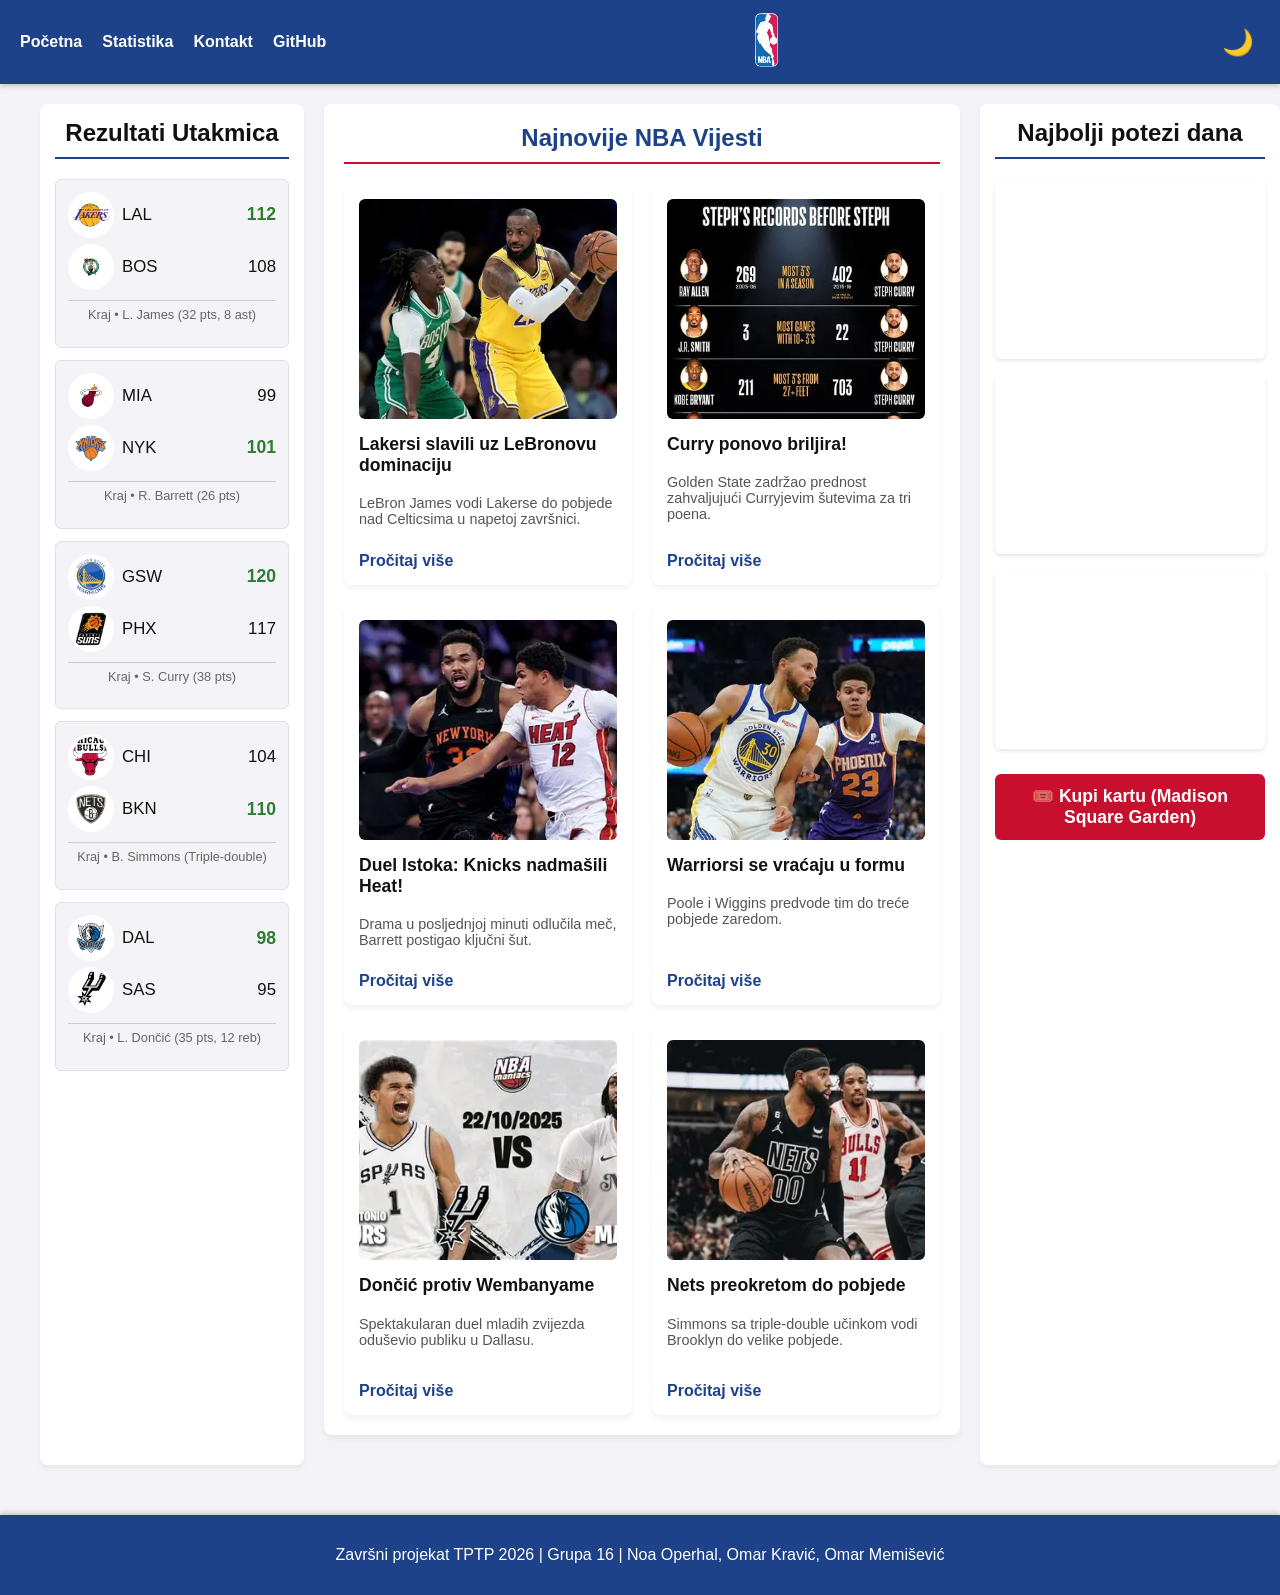
<file: index.html>
<!DOCTYPE html>
<html lang="bs">
<head>
  <meta charset="UTF-8">
  <meta name="viewport" content="width=device-width, initial-scale=1.0">
  <title>NBA Novosti i Statistike</title>
  <link rel="stylesheet" href="css/tptpstil.css">
</head>
<body>
  <header>
    <nav class="glavni-meni">
      <ul>
        <li><a href="index.html">Početna</a></li>
        <li><a href="sadrzaj.html">Statistika</a></li>
        <li><a href="kontakt.html">Kontakt</a></li>
        <li><a href="https://github.com/omarkravic/Grupa16-TPTP-2026" target="_blank">GitHub</a></li>
      </ul>
    </nav>

    <a href="https://www.nba.com" target="_blank">
      <img src="images/logo.png" alt="NBA službena stranica" class="nba-logo">
    </a>

    <button id="themeToggle" title="Promijeni temu">🌙</button>
  </header>

 <main class="grid-kontejner">
<nav class="side-left">
      <h2>Rezultati Utakmica</h2>
      <ul class="results-list">
        
        <li onclick="otvoriStatistiku('Lakers vs Celtics')" class="game-card">
          <div class="team-row"><span class="team-name"><img src="images/lalakers.png" class="team-logo" alt="Lakers"> LAL</span> <strong class="win">112</strong></div>
          <div class="team-row"><span class="team-name"><img src="images/celtics.png" class="team-logo" alt="Celtics"> BOS</span> <span>108</span></div>
          <p class="game-info">Kraj • L. James (32 pts, 8 ast)</p>
        </li>

        <li onclick="otvoriStatistiku('Heat vs Knicks')" class="game-card">
          <div class="team-row"><span class="team-name"><img src="images/miami.png" class="team-logo" alt="Heat"> MIA</span> <span>99</span></div>
          <div class="team-row"><span class="team-name"><img src="images/knicks.png" class="team-logo" alt="Knicks"> NYK</span> <strong class="win">101</strong></div>
          <p class="game-info">Kraj • R. Barrett (26 pts)</p>
        </li>

        <li onclick="otvoriStatistiku('Warriors vs Suns')" class="game-card">
          <div class="team-row"><span class="team-name"><img src="images/gsw.png" class="team-logo" alt="Warriors"> GSW</span> <strong class="win">120</strong></div>
          <div class="team-row"><span class="team-name"><img src="images/suns.png" class="team-logo" alt="Suns"> PHX</span> <span>117</span></div>
          <p class="game-info">Kraj • S. Curry (38 pts)</p>
        </li>

        <li onclick="otvoriStatistiku('Bulls vs Nets')" class="game-card">
          <div class="team-row"><span class="team-name"><img src="images/bulls.png" class="team-logo" alt="Bulls"> CHI</span> <span>104</span></div>
          <div class="team-row"><span class="team-name"><img src="images/nets.png" class="team-logo" alt="Nets"> BKN</span> <strong class="win">110</strong></div>
          <p class="game-info">Kraj • B. Simmons (Triple-double)</p>
        </li>

        <li onclick="otvoriStatistiku('Mavs vs Spurs')" class="game-card">
          <div class="team-row"><span class="team-name"><img src="images/mavs.png" class="team-logo" alt="Mavericks"> DAL</span> <strong class="win">98</strong></div>
          <div class="team-row"><span class="team-name"><img src="images/spurs.png" class="team-logo" alt="Spurs"> SAS</span> <span>95</span></div>
          <p class="game-info">Kraj • L. Dončić (35 pts, 12 reb)</p>
        </li>

      </ul>
    </nav>



  <section class="main-content">
      <h2>Najnovije NBA Vijesti</h2>
      <div class="news-grid">
        <article class="news-card">
          <img src="images/lavsboston.png" alt="LeBron James slavi pobjedu">
          <h3>Lakersi slavili uz LeBronovu dominaciju</h3>
          <p>LeBron James vodi Lakerse do pobjede nad Celticsima u napetoj završnici.</p>
          <a href="sadrzaj.html">Pročitaj više</a>
        </article>

        <article class="news-card">
          <img src="images/steph.png" alt="Stephen Curry pogađa trojku">
          <h3>Curry ponovo briljira!</h3>
          <p>Golden State zadržao prednost zahvaljujući Curryjevim šutevima za tri poena.</p>
 <a href="sadrzaj.html">Pročitaj više</a>
        </article>

        <article class="news-card">
          <img src="images/miamivsheat.png" alt="Heat i Knicks završnica">
          <h3>Duel Istoka: Knicks nadmašili Heat!</h3>
          <p>Drama u posljednjoj minuti odlučila meč, Barrett postigao ključni šut.</p>
           <a href="sadrzaj.html">Pročitaj više</a>
        </article>

        <article class="news-card">
          <img src="images/gswvssuns.png" alt="Warriors protiv Sunsa">
          <h3>Warriorsi se vraćaju u formu</h3>
          <p>Poole i Wiggins predvode tim do treće pobjede zaredom.</p>
           <a href="sadrzaj.html">Pročitaj više</a>
        </article>

        <article class="news-card">
          <img src="images/mavsvsspurs.png" alt="Mavericks protiv Spursa">
          <h3>Dončić protiv Wembanyame</h3>
          <p>Spektakularan duel mladih zvijezda oduševio publiku u Dallasu.</p>
           <a href="sadrzaj.html">Pročitaj više</a>
        </article>

        <article class="news-card">
          <img src="images/netsvsbulls.png" alt="Bulls i Nets susret">
          <h3>Nets preokretom do pobjede</h3>
          <p>Simmons sa triple-double učinkom vodi Brooklyn do velike pobjede.</p>
           <a href="sadrzaj.html">Pročitaj više</a>
        </article>
      </div>
    </section>

    <aside class="side-right">
      <h2>Najbolji potezi dana</h2>

  <div class="video-box">
  <iframe 
    src="https://www.youtube.com/embed/JbugEagDXVY" 
    title="LeBron James Performance" 
    frameborder="0" 
    allow="accelerometer; autoplay; clipboard-write; encrypted-media; gyroscope; picture-in-picture" 
    allowfullscreen>
  </iframe>
</div>
      <div class="video-box">
        <iframe src="https://www.youtube.com/embed/VnHcFbtWfJU?si=sEySgRWYWkIsLx2F" title="YouTube video player" frameborder="0" allow="accelerometer; autoplay; clipboard-write; encrypted-media; gyroscope; picture-in-picture; web-share" referrerpolicy="strict-origin-when-cross-origin" allowfullscreen></iframe>
      </div>

      <div class="video-box">
       <iframe src="https://www.youtube.com/embed/L9ePYUwN8I0?si=wJeS-AzwjAHa1roE" title="YouTube video player" frameborder="0" allow="accelerometer; autoplay; clipboard-write; encrypted-media; gyroscope; picture-in-picture; web-share" referrerpolicy="strict-origin-when-cross-origin" allowfullscreen></iframe>
      </div>

      <button id="kupiKartuBtn">🎟️ Kupi kartu (Madison Square Garden)</button>
      
      <div id="mapaBox" class="hidden">
        <iframe 
          src="https://www.google.com/maps/embed?pb=!1m18!1m12!1m3!1d3022.308611846187!2d-73.99596548459381!3d40.75050857932785!2m3!1f0!2f0!3f0!3m2!1i1024!2i768!4f13.1!3m3!1m2!1s0x89c25a21fb011c85%3A0x33513b8fd82b3b70!2sMadison%20Square%20Garden!5e0!3m2!1sen!2sus!4v1680000000000!5m2!1sen!2sus" 
          width="100%" height="200" style="border:0;" loading="lazy" referrerpolicy="no-referrer-when-downgrade">
        </iframe>
      </div>
    </aside>
    </main>


    <footer>
    <p>Završni projekat TPTP 2026 | Grupa 16 |  Noa Operhal, Omar Kravić, Omar Memišević</p>
  </footer>

 <script src="js/tptpskripte.js"></script>
</body>
</html>
</file>
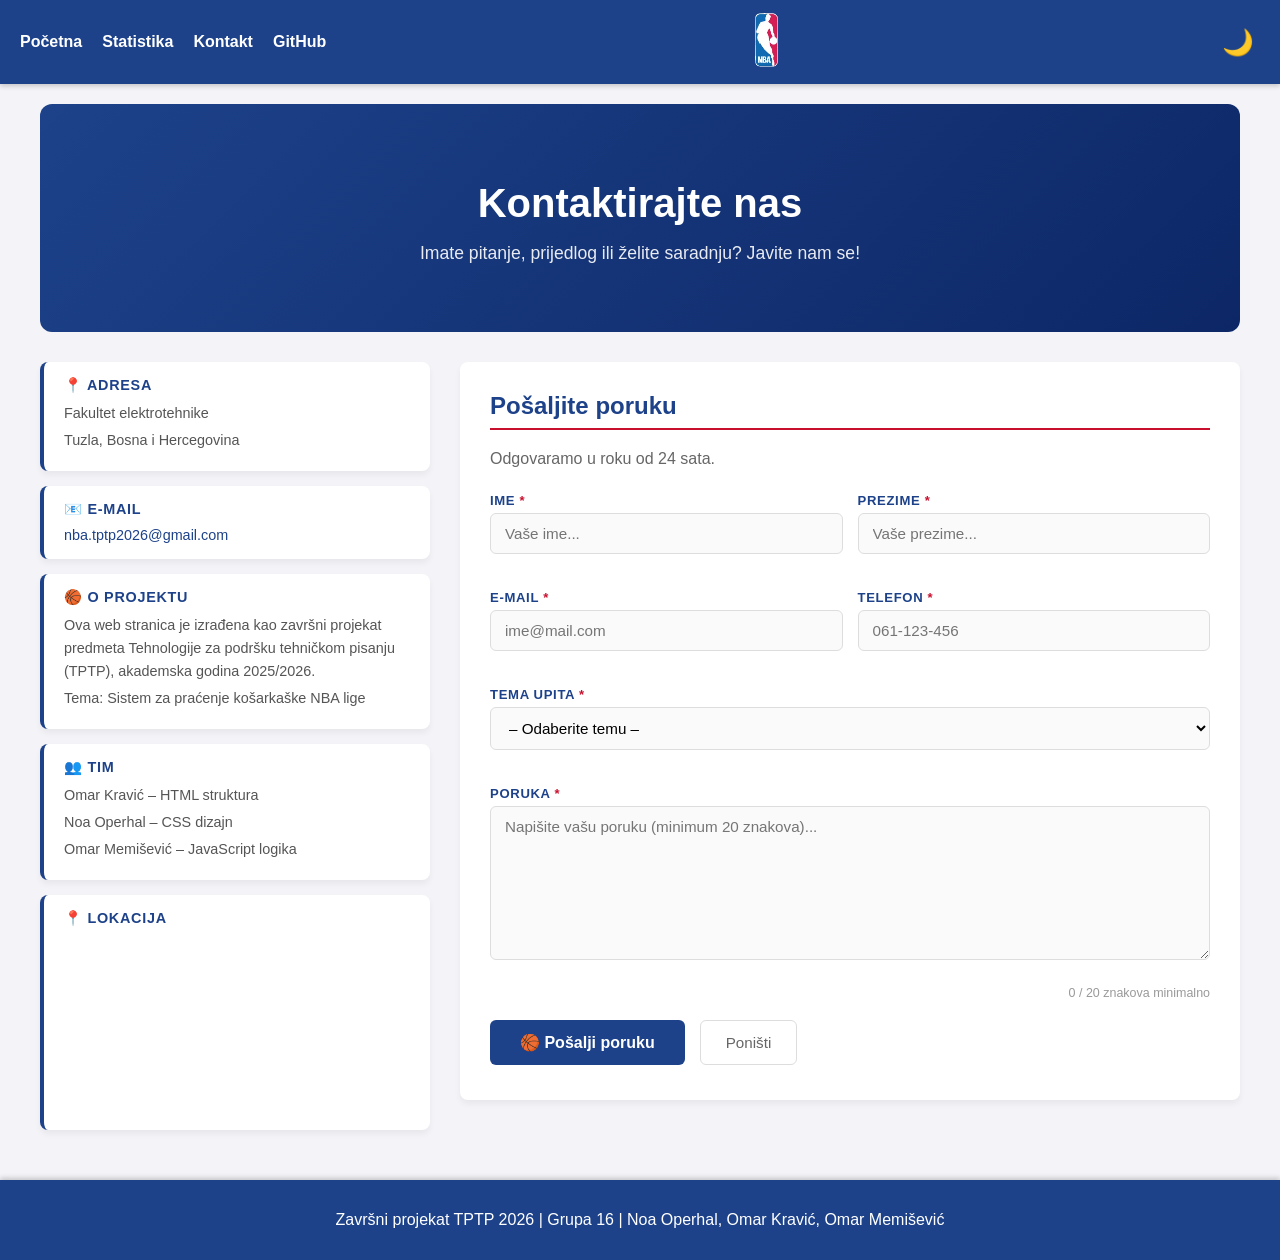
<file: kontakt.html>
<!DOCTYPE html>
<html lang="bs">
<head>
  <meta charset="UTF-8">
  <meta name="viewport" content="width=device-width, initial-scale=1.0">
  <title>Kontakt – NBA Novosti</title>
  <link rel="stylesheet" href="css/tptpstil.css">
</head>
<body>

<header>
  <nav class="glavni-meni">
    <ul>
      <li><a href="index.html">Početna</a></li>
      <li><a href="sadrzaj.html">Statistika</a></li>
      <li><a href="kontakt.html">Kontakt</a></li>
      <li><a href="https://github.com/omarkravic/Grupa16-TPTP-2026" target="_blank">GitHub</a></li>
    </ul>
  </nav>

  <a href="https://www.nba.com" target="_blank">
    <img src="images/logo.png" alt="NBA logo" class="nba-logo">
  </a>

  <button id="themeToggle" title="Promijeni temu">🌙</button>
</header>

<main class="kontakt-main">

  <div class="kontakt-hero">
    <h1>Kontaktirajte nas</h1>
    <p>Imate pitanje, prijedlog ili želite saradnju? Javite nam se!</p>
  </div>

  <div class="kontakt-sadrzaj">

    <!-- INFO PANEL -->
    <aside class="kontakt-info">
      <div class="info-blok">
        <h3>📍 Adresa</h3>
        <p>Fakultet elektrotehnike</p>
        <p>Tuzla, Bosna i Hercegovina</p>
      </div>
      <div class="info-blok">
        <h3>📧 E-mail</h3>
        <a href="mailto:nba.tptp2026@gmail.com">nba.tptp2026@gmail.com</a>
      </div>
      <div class="info-blok">
        <h3>🏀 O projektu</h3>
        <p>Ova web stranica je izrađena kao završni projekat predmeta Tehnologije za podršku tehničkom pisanju (TPTP), akademska godina 2025/2026.</p>
        <p>Tema: Sistem za praćenje košarkaške NBA lige</p>
      </div>
      <div class="info-blok">
        <h3>👥 Tim</h3>
        <p>Omar Kravić – HTML struktura</p>
        <p>Noa Operhal – CSS dizajn</p>
        <p>Omar Memišević – JavaScript logika</p>
      </div>

  <!-- MAPA -->
      <div class="info-blok">
        <h3>📍 Lokacija</h3>
        <div class="kontakt-mapa">
          <iframe
            src="https://www.google.com/maps/embed?pb=!1m18!1m12!1m3!1d2838.0!2d18.676!3d44.538!2m3!1f0!2f0!3f0!3m2!1i1024!2i768!4f13.1!3m3!1m2!1s0x0%3A0x0!2zNDTCsDMyJzE3LjAiTiAxOMKwNDAnMzMuNiJF!5e0!3m2!1sbs!2sba!4v1234567890"
            title="Lokacija fakulteta na Google Maps"
            frameborder="0"
            allowfullscreen
            loading="lazy">
          </iframe>
        </div>
      </div>
    </aside>

    <!-- FORMA -->
    <section class="kontakt-forma-sekcija">
      <h2>Pošaljite poruku</h2>
      <p>Odgovaramo u roku od 24 sata.</p>

      <!-- Uspješna poruka -->
      <div id="uspjesna-poruka" class="uspjesna-poruka" style="display:none;">
        <p id="uspjesna-tekst"></p>
      </div>

      <div class="forma-wrapper">

        <div class="forma-red">
          <!-- IME -->
          <div class="forma-polje">
            <label for="ime">Ime <span class="obavezno">*</span></label>
            <input type="text" id="ime" name="ime" placeholder="Vaše ime..." />
            <span class="greska-poruka" id="ime-greska"></span>
          </div>

          <!-- PREZIME -->
          <div class="forma-polje">
            <label for="prezime">Prezime <span class="obavezno">*</span></label>
            <input type="text" id="prezime" name="prezime" placeholder="Vaše prezime..." />
            <span class="greska-poruka" id="prezime-greska"></span>
          </div>
        </div>

        <div class="forma-red">
          <!-- EMAIL -->
          <div class="forma-polje">
            <label for="email">E-mail <span class="obavezno">*</span></label>
            <input type="text" id="email" name="email" placeholder="ime@mail.com" />
            <span class="greska-poruka" id="email-greska"></span>
          </div>

          <!-- TELEFON -->
          <div class="forma-polje">
            <label for="telefon">Telefon <span class="obavezno">*</span></label>
            <input type="text" id="telefon" name="telefon" placeholder="061-123-456" />
            <span class="greska-poruka" id="telefon-greska"></span>
          </div>
        </div>

        <!-- DROPDOWN -->
        <div class="forma-polje forma-polje-full">
          <label for="tema">Tema upita <span class="obavezno">*</span></label>
          <select id="tema" name="tema">
            <option value="">– Odaberite temu –</option>
            <option value="statistika">Pitanje o statistici</option>
            <option value="vijest">Prijedlog vijesti</option>
            <option value="saradnja">Saradnja / partnerstvo</option>
            <option value="greska">Prijava greške</option>
            <option value="projekat">Pitanje o projektu</option>
            <option value="ostalo">Ostalo</option>
          </select>
          <span class="greska-poruka" id="tema-greska"></span>
        </div>

        <!-- TEXTAREA -->
        <div class="forma-polje forma-polje-full">
          <label for="poruka">Poruka <span class="obavezno">*</span></label>
          <textarea id="poruka" name="poruka" placeholder="Napišite vašu poruku (minimum 20 znakova)..." rows="6"></textarea>
          <span class="greska-poruka" id="poruka-greska"></span>
          <small id="poruka-brojac" class="poruka-brojac">0 / 20 znakova minimalno</small>
        </div>

        <!-- DUGMAD -->
        <div class="forma-dugmad">
          <button type="button" id="btn-posalji">🏀 Pošalji poruku</button>
          <button type="button" id="btn-reset">Poništi</button>
        </div>

      </div>
    </section>
     
</div>
</main>

<footer>
  <p>Završni projekat TPTP 2026 | Grupa 16 |  Noa Operhal, Omar Kravić, Omar Memišević</p>
</footer>

<script src="js/tptpskripte.js"></script>

</body>
</html>
</file>
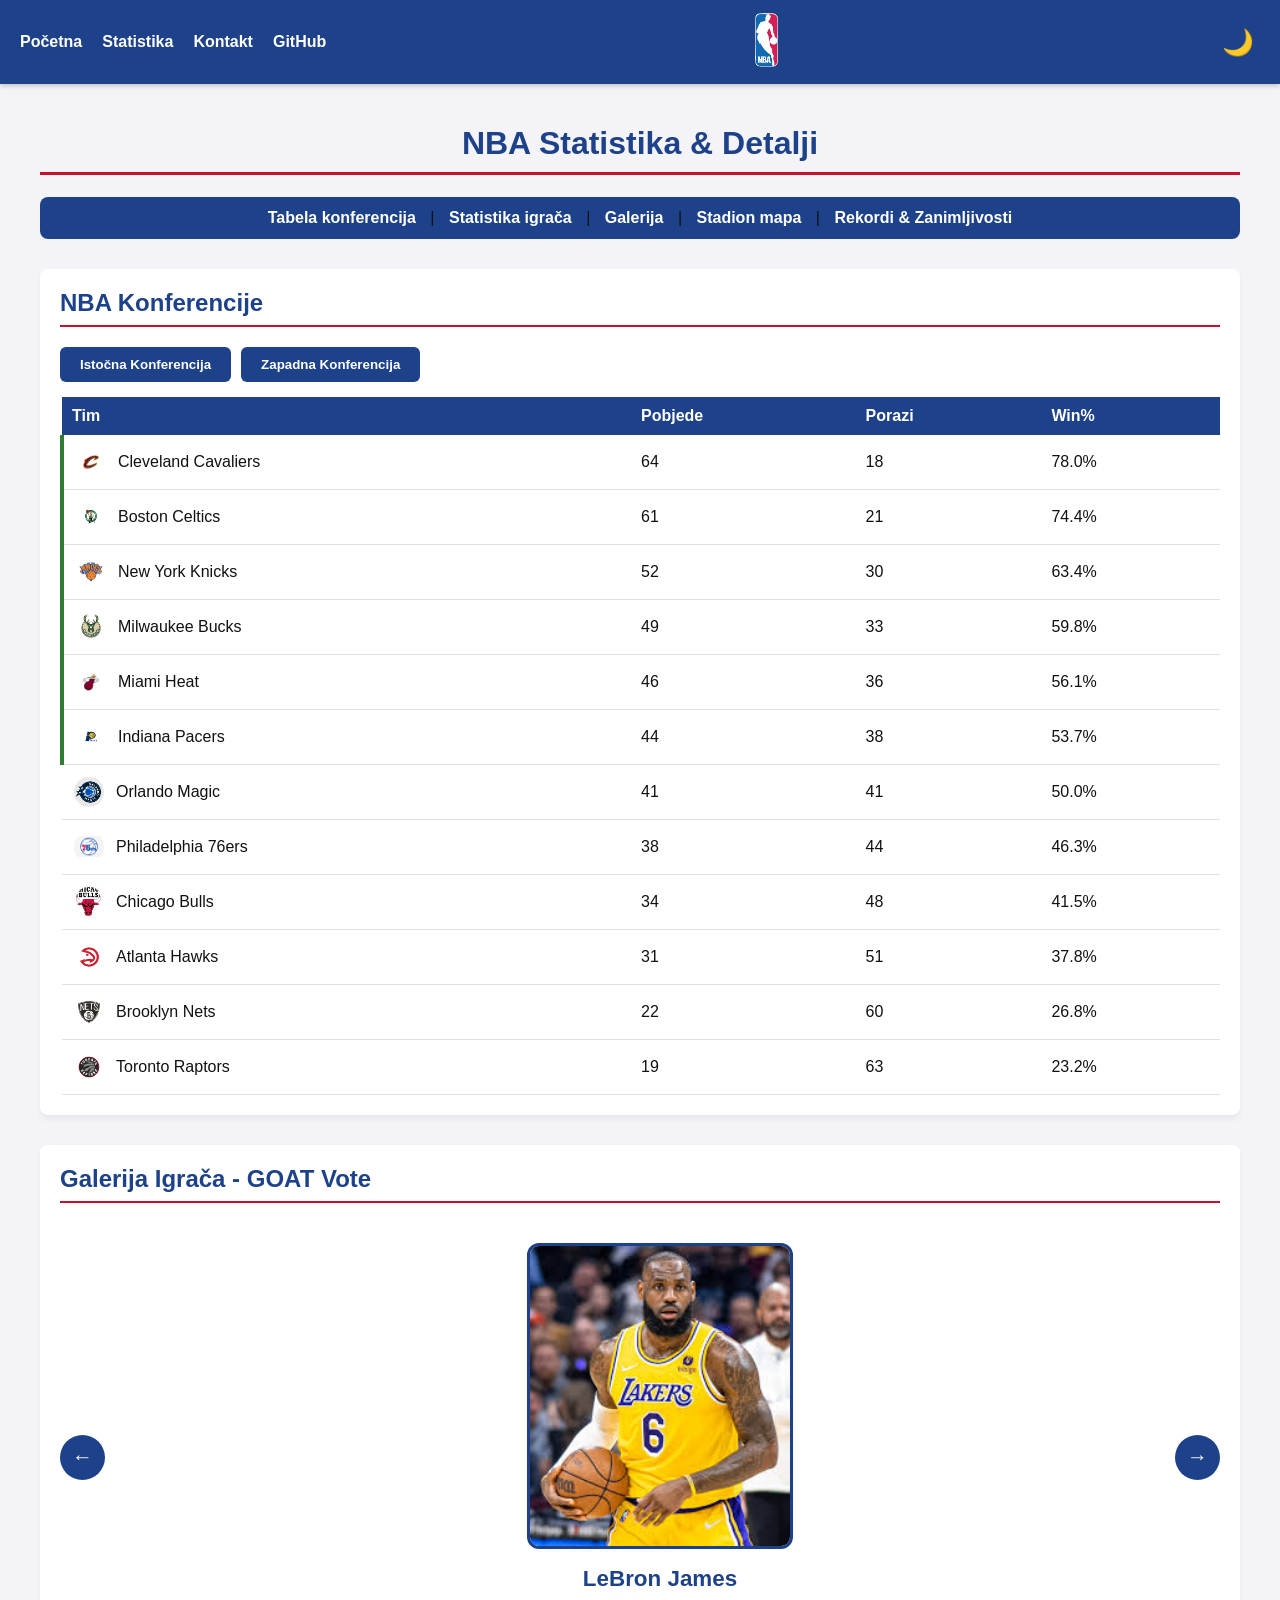
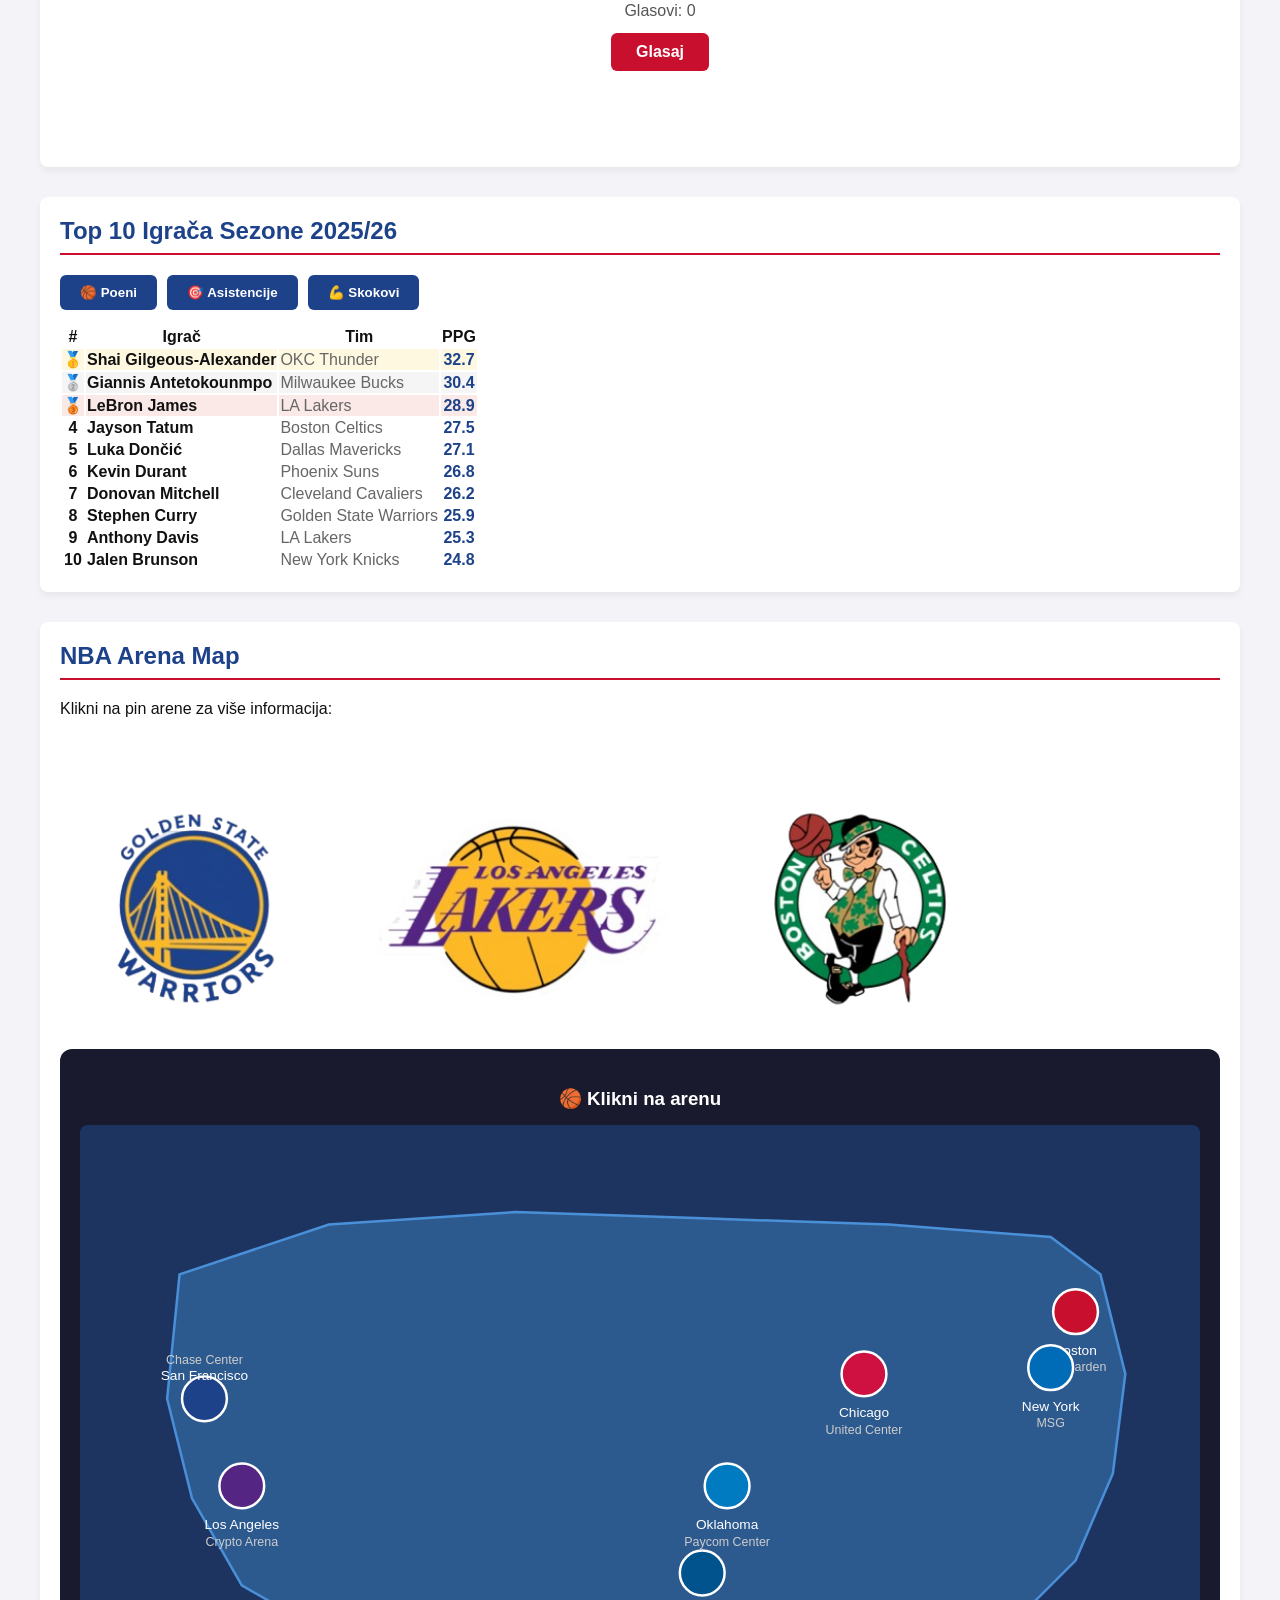
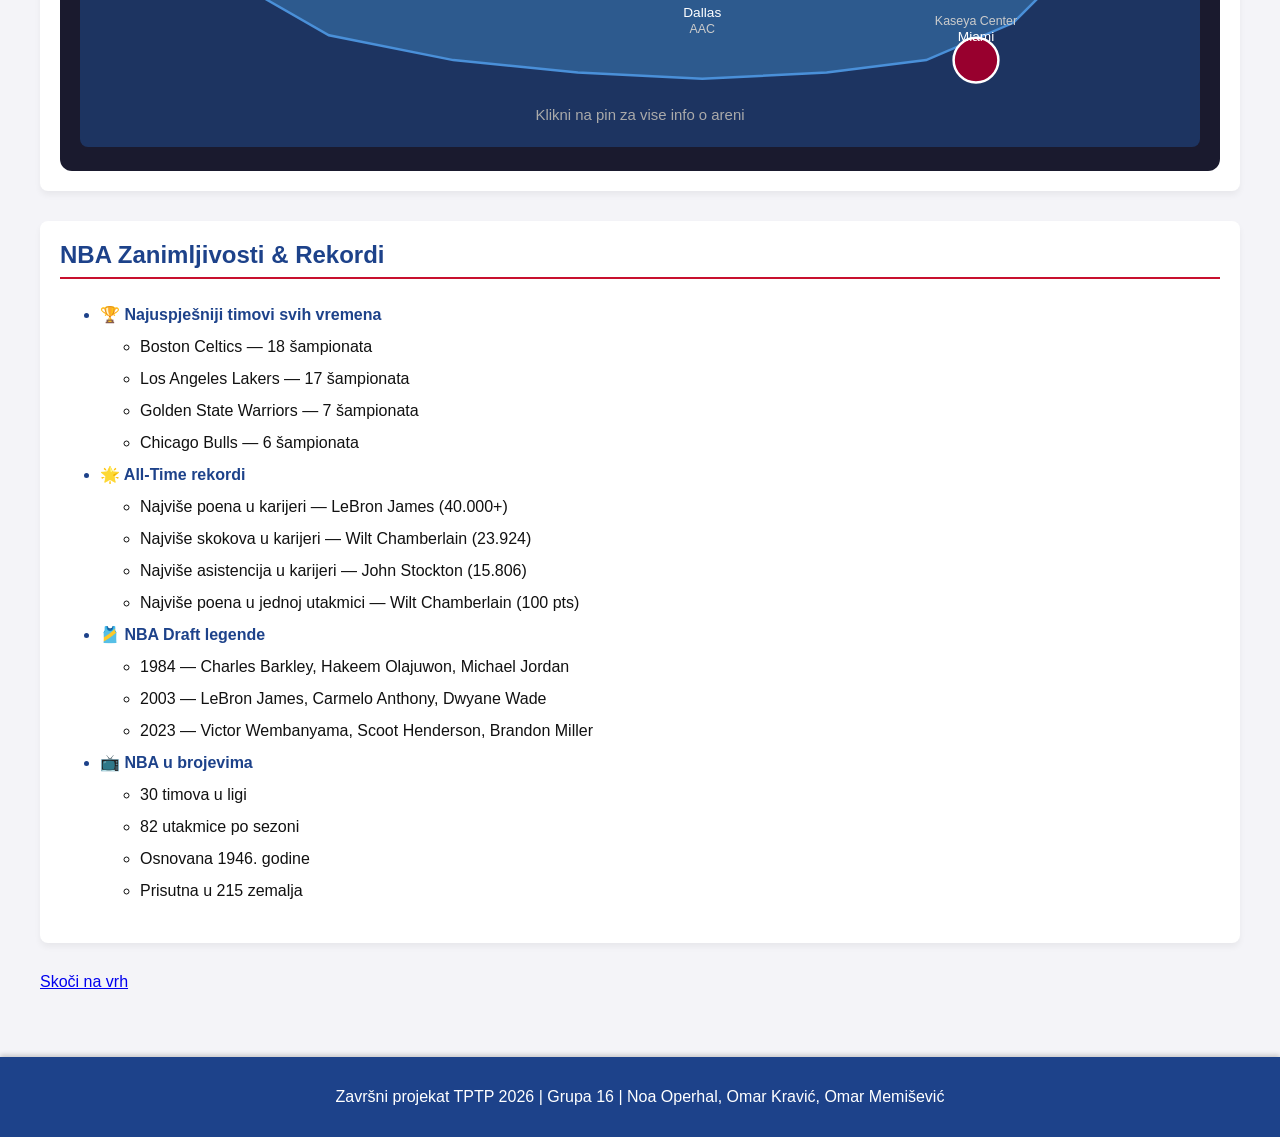
<file: sadrzaj.html>
<!DOCTYPE html>
<html lang="bs">
<head>
  <meta charset="UTF-8">
  <meta name="viewport" content="width=device-width, initial-scale=1.0">
  <title>NBA Statistika</title>
  <link rel="stylesheet" href="css/tptpstil.css">
</head>

<body>

<header>
  <nav class="glavni-meni">
    <ul>
      <li><a href="index.html">Početna</a></li>
      <li><a href="sadrzaj.html">Statistika</a></li>
      <li><a href="kontakt.html">Kontakt</a></li>
      <li><a href="https://github.com/omarkravic/Grupa16-TPTP-2026" target="_blank">GitHub</a></li>
    </ul>
  </nav>

  <a href="[nba.com](https://www.nba.com)" target="_blank">
    <img src="images/logo.png" alt="NBA logo" class="nba-logo">
  </a>

  <button id="themeToggle">🌙</button>
</header>

<main>

  <h1 id="vrh">NBA Statistika & Detalji</h1>

  <!-- BOOKMARK NAVIGACIJA -->
  <nav class="bookmark-nav">
    <a href="#tabela">Tabela konferencija</a> |
     <a href="#statistika">Statistika igrača</a> |
    <a href="#galerija">Galerija</a> |
    <a href="#mapa">Stadion mapa</a> |
    <a href="#lista">Rekordi & Zanimljivosti</a>
  </nav>

  <!-- TABELA + SWITCH EAST/WEST -->
  <section id="tabela">
    <h2>NBA Konferencije</h2>

    <div class="switcher">
      <button onclick="prikaziIstočnu()">Istočna Konferencija</button>
      <button onclick="prikaziZapadnu()">Zapadna Konferencija</button>
    </div>

    <table id="konferencijaTabela">
      <thead>
        <tr>
          <th>Tim</th>
          <th>Pobjede</th>
          <th>Porazi</th>
          <th>Win%</th>
        </tr>
      </thead>
      <tbody id="tabelaBody">
        <!-- Popunjava JS -->
      </tbody>
    </table>
  </section>

  <!-- GALERIJA -->
  <section id="galerija">
    <h2>Galerija Igrača - GOAT Vote</h2>
    <div class="galerija-kontejner">
      <button class="galerija-btn" id="btnLijevo">&#8592;</button>
      <div class="galerija-slider">
        <div class="igrac-karta" data-igrac="LeBron James">
          <img src="images/lebron.png" alt="LeBron James">
          <h3>LeBron James</h3>
          <p class="vote-broj">Glasovi: <span id="vote-LeBron James">0</span></p>
          <button class="vote-btn" onclick="glasaj('LeBron James')">👑 Glasaj za GOAT</button>
        </div>
        <div class="igrac-karta" data-igrac="Michael Jordan">
          <img src="images/jordan.png" alt="Michael Jordan">
          <h3>Michael Jordan</h3>
          <p class="vote-broj">Glasovi: <span id="vote-Michael Jordan">0</span></p>
          <button class="vote-btn" onclick="glasaj('Michael Jordan')">👑 Glasaj za GOAT</button>
        </div>
        <div class="igrac-karta" data-igrac="Stephen Curry">
          <img src="images/curry.png" alt="Stephen Curry">
          <h3>Stephen Curry</h3>
          <p class="vote-broj">Glasovi: <span id="vote-Stephen Curry">0</span></p>
          <button class="vote-btn" onclick="glasaj('Stephen Curry')">👑 Glasaj za GOAT</button>
        </div>
        <div class="igrac-karta" data-igrac="Kobe Bryant">
          <img src="images/kobe.png" alt="Kobe Bryant">
          <h3>Kobe Bryant</h3>
          <p class="vote-broj">Glasovi: <span id="vote-Kobe Bryant">0</span></p>
          <button class="vote-btn" onclick="glasaj('Kobe Bryant')">👑 Glasaj za GOAT</button>
        </div>
        <div class="igrac-karta" data-igrac="Wilt Chamberlain">
          <img src="images/wilt.png" alt="Wilt Chamberlain">
          <h3>Wilt Chamberlain</h3>
          <p class="vote-broj">Glasovi: <span id="vote-Wilt Chamberlain">0</span></p>
          <button class="vote-btn" onclick="glasaj('Wilt Chamberlain')">👑 Glasaj za GOAT</button>
        </div>
        <div class="igrac-karta" data-igrac="Shaquille O'Neal">
          <img src="images/shaq.png" alt="Shaquille O'Neal">
          <h3>Shaquille O'Neal</h3>
          <p class="vote-broj">Glasovi: <span id="vote-Shaquille O'Neal">0</span></p>
          <button class="vote-btn" onclick="glasaj('Shaquille O\'Neal')">👑 Glasaj za GOAT</button>
        </div>
      </div>
      <button class="galerija-btn" id="btnDesno">&#8594;</button>
    </div>
    <p id="vote-poruka" style="text-align:center; font-weight:bold; color: var(--crvena); min-height:24px;"></p>
  </section>

  <!-- STATISTIKA IGRAČA -->
  <section id="statistika">
    <h2>Top 10 Igrača Sezone 2025/26</h2>
    <div class="switcher">
      <button onclick="prikaziPoene()">🏀 Poeni</button>
      <button onclick="prikaziAsistencije()">🎯 Asistencije</button>
      <button onclick="prikaziSkokove()">💪 Skokovi</button>
    </div>
    <table id="igracTabela">
      <thead>
        <tr>
          <th>#</th>
          <th>Igrač</th>
          <th>Tim</th>
          <th id="statHeader">PPG</th>
        </tr>
      </thead>
      <tbody id="igracBody">
      </tbody>
    </table>
  </section>

   <!-- IMAGE MAP -->
  <section id="mapa">
    <h2>NBA Arena Map</h2>
    <p>Klikni na pin arene za više informacija:</p>

    <!-- Slika sa usemap -->
    <img src="images/logo_arene.png" alt="NBA arene – Warriors, Lakers, Celtics" 
  usemap="#arenamap"
  style="width:100%; max-width:900px; display:block; border-radius:8px;" />
<map name="arenamap">
  <area shape="rect" coords="0,0,300,400"
    href="https://www.bing.com/images/search?view=detailV2&ccid=pnN5R8uj&id=B7C5A6E21B04281896492EB4AAF5BF9B90DFF8C6&thid=OIP.pnN5R8ujKMopum23f32jwwHaFE&mediaurl=https%3A%2F%2Fth.bing.com%2Fth%2Fid%2FR.a6737947cba328ca29ba6db77f7da3c3%3Frik%3DxvjfkJu%252f9aq0Lg%26riu%3Dhttp%253a%252f%252fcdn.chatsports.com%252fthumbnails%252f5993-22255-original.jpeg%26ehk%3DxqGHbkmPp%252btF3j61RYFqjBPl%252fN9e7yKFRA1LMBhp9Cg%253d%26risl%3D%26pid%3DImgRaw%26r%3D0&exph=701&expw=1024&q=golden+state+arena&FORM=IRPRST&ck=DF07F4F0EC82C95CE1CE0B91C3C04C8C&selectedIndex=7&itb=0&cw=1375&ch=666&ajaxhist=0&ajaxserp=0" target="_blank"
    alt="Chase Center – Golden State Warriors" />
  <area shape="rect" coords="301,0,600,400"
    href="https://www.bing.com/images/search?view=detailV2&ccid=JNlCOdNt&id=F1D90C0741452BE700CEA65F5DAAA186A3CAA0CC&thid=OIP.JNlCOdNt29hKD1bavirdfgHaFc&mediaurl=https%3A%2F%2Fc8.alamy.com%2Fcomp%2F2M898B3%[base64].jpg&cdnurl=https%3A%2F%2Fth.bing.com%2Fth%2Fid%2FR.24d94239d36ddbd84a0f56dabe2add7e%3Frik%3DzKDKo4ahql1fpg%26pid%3DImgRaw%26r%3D0&exph=956&expw=1300&q=la+lakers+arena&FORM=IRPRST&ck=C728A3E241A7F4B1E83BB7AC9E278D19&selectedIndex=1&itb=0&cw=1375&ch=666&ajaxhist=0&ajaxserp=0" target="_blank"
    alt="Crypto.com Arena – Los Angeles Lakers" />
  <area shape="rect" coords="601,0,900,400"
    href="https://www.bing.com/images/search?view=detailV2&ccid=or0P6XyB&id=1C2AAB3FEFF1DCB3F16C544751CD9A703B00E58C&thid=OIP.or0P6XyB2d4V83hN5EjWdAHaDj&mediaurl=https%3a%2f%2fblog.ticketmaster.com%2fwp-content%2fuploads%2fTD-Garden-e1568316426445.jpg&cdnurl=https%3a%2f%2fth.bing.com%2fth%2fid%2fR.a2bd0fe97c81d9de15f3784de448d674%3frik%3djOUAO3CazVFHVA%26pid%3dImgRaw%26r%3d0&exph=2175&expw=4530&q=boston+celtics+arena&mode=overlay&FORM=IQFRBA&selectedIndex=0&idpp=serp&ajaxhist=0&ajaxserp=0" target="_blank"
    alt="TD Garden – Boston Celtics" />
</map>
    <!-- Interaktivna SVG mapa kreirana uz pomoc AI asistenta -->
    <div style="margin-top:20px; background:#1a1a2e; border-radius:12px; padding:20px;">
      <h3 style="color:white; text-align:center; margin-bottom:15px;">&#127936; Klikni na arenu</h3>
      <svg viewBox="0 0 900 500" style="width:100%; border-radius:8px; background:#1d3461;">

        <path d="M80,120 L200,80 L350,70 L500,75 L650,80 L780,90 L820,120 L840,200 L830,280 L800,350 L750,400 L680,430 L600,440 L500,445 L400,440 L300,430 L200,410 L130,370 L90,300 L70,220 Z"
          fill="#2d5a8e" stroke="#4a90d9" stroke-width="2"/>

        <a href="https://www.tdgarden.com" target="_blank">
          <circle cx="800" cy="150" r="18" fill="#c8102e" stroke="white" stroke-width="2"/>
          <text x="800" y="185" text-anchor="middle" fill="white" font-size="11" font-family="Arial">Boston</text>
          <text x="800" y="198" text-anchor="middle" fill="#ccc" font-size="10" font-family="Arial">TD Garden</text>
        </a>

        <a href="https://www.msg.com" target="_blank">
          <circle cx="780" cy="195" r="18" fill="#006bb6" stroke="white" stroke-width="2"/>
          <text x="780" y="230" text-anchor="middle" fill="white" font-size="11" font-family="Arial">New York</text>
          <text x="780" y="243" text-anchor="middle" fill="#ccc" font-size="10" font-family="Arial">MSG</text>
        </a>

        <a href="https://www.unitedcenter.com" target="_blank">
          <circle cx="630" cy="200" r="18" fill="#ce1141" stroke="white" stroke-width="2"/>
          <text x="630" y="235" text-anchor="middle" fill="white" font-size="11" font-family="Arial">Chicago</text>
          <text x="630" y="248" text-anchor="middle" fill="#ccc" font-size="10" font-family="Arial">United Center</text>
        </a>

        <a href="https://www.paycomcenter.com" target="_blank">
          <circle cx="520" cy="290" r="18" fill="#007ac1" stroke="white" stroke-width="2"/>
          <text x="520" y="325" text-anchor="middle" fill="white" font-size="11" font-family="Arial">Oklahoma</text>
          <text x="520" y="338" text-anchor="middle" fill="#ccc" font-size="10" font-family="Arial">Paycom Center</text>
        </a>

        <a href="https://www.americanairlinescenter.com" target="_blank">
          <circle cx="500" cy="360" r="18" fill="#00538c" stroke="white" stroke-width="2"/>
          <text x="500" y="395" text-anchor="middle" fill="white" font-size="11" font-family="Arial">Dallas</text>
          <text x="500" y="408" text-anchor="middle" fill="#ccc" font-size="10" font-family="Arial">AAC</text>
        </a>

        <a href="https://www.cryptoarena.com" target="_blank">
          <circle cx="130" cy="290" r="18" fill="#552583" stroke="white" stroke-width="2"/>
          <text x="130" y="325" text-anchor="middle" fill="white" font-size="11" font-family="Arial">Los Angeles</text>
          <text x="130" y="338" text-anchor="middle" fill="#ccc" font-size="10" font-family="Arial">Crypto Arena</text>
        </a>

        <a href="https://www.chasecenter.com" target="_blank">
          <circle cx="100" cy="220" r="18" fill="#1d428a" stroke="white" stroke-width="2"/>
          <text x="100" y="205" text-anchor="middle" fill="white" font-size="11" font-family="Arial">San Francisco</text>
          <text x="100" y="192" text-anchor="middle" fill="#ccc" font-size="10" font-family="Arial">Chase Center</text>
        </a>

        <a href="https://www.kaseya.com" target="_blank">
          <circle cx="720" cy="430" r="18" fill="#98002e" stroke="white" stroke-width="2"/>
          <text x="720" y="415" text-anchor="middle" fill="white" font-size="11" font-family="Arial">Miami</text>
          <text x="720" y="402" text-anchor="middle" fill="#ccc" font-size="10" font-family="Arial">Kaseya Center</text>
        </a>

        <text x="450" y="478" text-anchor="middle" fill="#aaa" font-size="12" font-family="Arial">Klikni na pin za vise info o areni</text>
      </svg>
    </div>
  </section>

  <!-- UGNIJEŽDENA LISTA -->
  <section id="lista">
    <h2>NBA Zanimljivosti & Rekordi</h2>
    <ul>
      <li>🏆 Najuspješniji timovi svih vremena
        <ul>
          <li>Boston Celtics — 18 šampionata</li>
          <li>Los Angeles Lakers — 17 šampionata</li>
          <li>Golden State Warriors — 7 šampionata</li>
          <li>Chicago Bulls — 6 šampionata</li>
        </ul>
      </li>
      <li>🌟 All-Time rekordi
        <ul>
          <li>Najviše poena u karijeri — LeBron James (40.000+)</li>
          <li>Najviše skokova u karijeri — Wilt Chamberlain (23.924)</li>
          <li>Najviše asistencija u karijeri — John Stockton (15.806)</li>
          <li>Najviše poena u jednoj utakmici — Wilt Chamberlain (100 pts)</li>
        </ul>
      </li>
      <li>🎽 NBA Draft legende
        <ul>
          <li>1984 — Charles Barkley, Hakeem Olajuwon, Michael Jordan</li>
          <li>2003 — LeBron James, Carmelo Anthony, Dwyane Wade</li>
          <li>2023 — Victor Wembanyama, Scoot Henderson, Brandon Miller</li>
        </ul>
      </li>
      <li>📺 NBA u brojevima
        <ul>
          <li>30 timova u ligi</li>
          <li>82 utakmice po sezoni</li>
          <li>Osnovana 1946. godine</li>
          <li>Prisutna u 215 zemalja</li>
        </ul>
      </li>
    </ul>
  </section>

  <p><a href="#vrh">Skoči na vrh</a></p>

</main>
<footer>
  <p>Završni projekat TPTP 2026 | Grupa 16 |  Noa Operhal, Omar Kravić, Omar Memišević</p>
</footer>

<script src="js/tptpskripte.js"></script>


  </body>
</html>
</file>
<file: css/tptpstil.css>
:root {
  --plava: #1d428a;
  --crvena: #c8102e;
  --svjetla: #f4f4f8;
  --tamna: #111;
  --font: 'Arial', sans-serif;
}

/* OSNOVNI STILOVI */
body {
  margin: 0;
  font-family: var(--font);
  background-color: var(--svjetla);
  color: var(--tamna);
}

/* HEADER */
header {
  background-color: var(--plava);
  color: white;
  display: flex;
  align-items: center;
  justify-content: space-between;
  padding: 10px 20px;
  box-shadow: 0 2px 5px rgba(0,0,0,0.2);
}

.glavni-meni ul {
  list-style: none;
  display: flex;
  gap: 20px;
  padding: 0;
  margin: 0;
}

.glavni-meni a {
  color: white;
  text-decoration: none;
  font-weight: bold;
  transition: color 0.3s;
}

.glavni-meni a:hover {
  text-decoration: underline;
  color: #d1d1d1;
}

.nba-logo {
  height: 60px;
  transition: transform 0.3s;
}

.nba-logo:hover {
  transform: scale(1.05);
}

#themeToggle {
  background: none;
  border: none;
  font-size: 1.6rem;
  color: white;
  cursor: pointer;
  margin-left: 10px;
  transition: transform 0.3s;
}

#themeToggle:hover {
  transform: scale(1.2) rotate(15deg);
}

/* GRID LAYOUT - index.html */
.grid-kontejner {
  display: grid;
  grid-template-columns: 22% 53% 25%;
  gap: 20px;
  padding: 20px;
}

/* LIJEVA STRANA */
.side-left {
  background: white;
  border-radius: 8px;
  padding: 15px;
  box-shadow: 0 4px 6px rgba(0,0,0,0.05);
}

.side-left h2 {
  text-align: center;
  border-bottom: 2px solid var(--plava);
  padding-bottom: 10px;
  margin-top: 0;
}

.results-list {
  list-style: none;
  padding: 0;
  margin: 0;
  display: flex;
  flex-direction: column;
  gap: 12px;
}

/* KARTICE UTAKMICA */
.game-card {
  padding: 12px;
  border-radius: 6px;
  background-color: var(--svjetla);
  border: 1px solid #e0e0e0;
  cursor: pointer;
  transition: all 0.3s ease;
}

.game-card:hover {
  background-color: var(--plava);
  color: white;
  transform: translateY(-3px);
  box-shadow: 0 4px 8px rgba(0,0,0,0.15);
  border-color: var(--plava);
}

.team-row {
  display: flex;
  justify-content: space-between;
  align-items: center;
  margin-bottom: 6px;
  font-size: 1.05rem;
}

.team-name {
  display: flex;
  align-items: center;
  gap: 8px;
}

.team-logo {
  width: 40px;
  height: 40px;
  object-fit: contain;
  background-color: white;
  border-radius: 50%;
  padding: 3px;
}

.win {
  color: #2e7d32;
  font-size: 1.1rem;
}

.game-card:hover .win {
  color: #a5d6a7;
}

.game-info {
  font-size: 0.8rem;
  color: #666;
  margin-top: 10px;
  padding-top: 6px;
  border-top: 1px solid #ccc;
  text-align: center;
}

.game-card:hover .game-info {
  color: #ddd;
  border-top-color: #555;
}

/* UŽIVO */
.live-game {
  border: 2px solid var(--crvena);
  background-color: #fffafb;
}

.live-text {
  color: var(--crvena);
  font-weight: bold;
  animation: bljeskanje 1.5s infinite;
}

@keyframes bljeskanje {
  0% { opacity: 1; }
  50% { opacity: 0.4; }
  100% { opacity: 1; }
}

/* SREDINA - VIJESTI */
.main-content h2 {
  text-align: center;
  border-bottom: 2px solid var(--crvena);
  padding-bottom: 10px;
  margin-top: 0;
}

.news-grid {
  display: grid;
  grid-template-columns: repeat(2, 1fr);
  gap: 20px;
}

.news-card {
  background: white;
  border-radius: 8px;
  box-shadow: 0 4px 6px rgba(0,0,0,0.05);
  padding: 15px;
  transition: transform 0.3s, box-shadow 0.3s;
  display: flex;
  flex-direction: column;
  min-height: 360px;
}

.news-card:hover {
  transform: translateY(-5px);
  box-shadow: 0 8px 15px rgba(0,0,0,0.1);
}

.news-card img {
  width: 100%;
  height: 220px;
  object-fit: cover;
  object-position: center top;
  border-radius: 6px;
  margin-bottom: 10px;
  display: block;
}

.news-card h3 {
  margin: 5px 0;
  font-size: 1.1rem;
}

.news-card p {
  font-size: 0.9rem;
  color: #555;
  flex-grow: 1;
}

.news-card a {
  text-decoration: none;
  color: var(--plava);
  font-weight: bold;
  margin-top: 10px;
}

.news-card a:hover {
  color: var(--crvena);
}

/* DESNA STRANA */
.side-right {
  background: white;
  border-radius: 8px;
  padding: 15px;
  box-shadow: 0 4px 6px rgba(0,0,0,0.05);
}

.side-right h2 {
  text-align: center;
  border-bottom: 2px solid var(--plava);
  padding-bottom: 10px;
  margin-top: 0;
}

.video-box {
  margin-bottom: 15px;
  border-radius: 6px;
  overflow: hidden;
  box-shadow: 0 2px 4px rgba(0,0,0,0.1);
}

.video-box iframe {
  width: 100%;
  height: 180px;
  display: block;
}

#kupiKartuBtn {
  width: 100%;
  background-color: var(--crvena);
  color: white;
  padding: 12px;
  border: none;
  border-radius: 6px;
  cursor: pointer;
  margin-top: 10px;
  font-size: 1.1rem;
  font-weight: bold;
  transition: background-color 0.3s, transform 0.2s;
}

#kupiKartuBtn:hover {
  background-color: #a50e23;
  transform: scale(1.02);
}

#mapaBox {
  margin-top: 15px;
  border-radius: 6px;
  overflow: hidden;
  box-shadow: 0 2px 4px rgba(0,0,0,0.1);
}

.hidden {
  display: none;
}

/* FOOTER */
footer {
  background-color: var(--plava);
  color: white;
  text-align: center;
  padding: 15px;
  margin-top: 30px;
  box-shadow: 0 -2px 5px rgba(0,0,0,0.2);
}

/* TAMNI MOD */
body.dark-mode {
  background-color: #121212;
  color: #eaeaea;
}

body.dark-mode header,
body.dark-mode footer {
  background-color: #0a0a0a;
}

body.dark-mode .side-left,
body.dark-mode .side-right,
body.dark-mode .news-card {
  background-color: #1e1e1e;
  color: #ddd;
  box-shadow: 0 4px 6px rgba(0,0,0,0.3);
}

body.dark-mode .game-card {
  background-color: #2a2a2a;
  border-color: #444;
}

body.dark-mode .game-card:hover {
  background-color: var(--plava);
  border-color: var(--plava);
}

body.dark-mode .game-info {
  color: #aaa;
  border-top-color: #444;
}

body.dark-mode .news-card p {
  color: #aaa;
}

body.dark-mode .news-card a {
  color: #66b2ff;
}

body.dark-mode .news-card a:hover {
  color: #ff6666;
}

body.dark-mode .live-game {
  background-color: #2a1114;
  border-color: #a50e23;
}

/* RESPONZIVNOST */
@media (max-width: 1024px) {
  .grid-kontejner {
    grid-template-columns: 30% 70%;
  }
  .side-right {
    grid-column: 1 / -1;
    display: grid;
    grid-template-columns: 1fr 1fr;
    gap: 15px;
  }
  .side-right h2, #kupiKartuBtn, #mapaBox {
    grid-column: 1 / -1;
  }
}

@media (max-width: 768px) {
  .grid-kontejner {
    grid-template-columns: 1fr;
  }
  .side-right {
    grid-template-columns: 1fr;
  }
  .glavni-meni ul {
    flex-wrap: wrap;
    justify-content: center;
  }
  header {
    flex-direction: column;
    gap: 15px;
  }
}

/* ===== SADRZAJ.HTML STILOVI ===== */

main {
  max-width: 1200px;
  margin: 0 auto;
  padding: 20px;
}

#vrh {
  text-align: center;
  color: var(--plava);
  border-bottom: 3px solid var(--crvena);
  padding-bottom: 10px;
}

.bookmark-nav {
  text-align: center;
  background: var(--plava);
  padding: 12px;
  border-radius: 8px;
  margin-bottom: 30px;
}

.bookmark-nav a {
  color: white;
  text-decoration: none;
  font-weight: bold;
  padding: 0 10px;
  transition: color 0.3s;
}

.bookmark-nav a:hover {
  color: #ffcc00;
}

section {
  background: white;
  border-radius: 8px;
  padding: 20px;
  margin-bottom: 30px;
  box-shadow: 0 4px 6px rgba(0,0,0,0.05);
}

section h2 {
  color: var(--plava);
  border-bottom: 2px solid var(--crvena);
  padding-bottom: 8px;
  margin-top: 0;
}

/* SWITCHER */
.switcher {
  display: flex;
  gap: 10px;
  margin-bottom: 15px;
}

.switcher button {
  background-color: var(--plava);
  color: white;
  border: none;
  padding: 10px 20px;
  border-radius: 6px;
  cursor: pointer;
  font-weight: bold;
  transition: background-color 0.3s, transform 0.2s;
}

.switcher button:hover {
  background-color: var(--crvena);
  transform: scale(1.03);
}

/* TABELA */
#konferencijaTabela {
  width: 100%;
  border-collapse: collapse;
}

#konferencijaTabela th {
  background-color: var(--plava);
  color: white;
  padding: 10px;
  text-align: left;
}

#konferencijaTabela td {
  padding: 10px;
  border-bottom: 1px solid #e0e0e0;
}

#konferencijaTabela tr:hover {
  background-color: #e8f0fe;
}

/* GALERIJA SLIDER */
.galerija-kontejner {
  display: flex;
  align-items: center;
  gap: 15px;
  position: relative;
}

.galerija-slider {
  display: flex;
  overflow: hidden;
  flex: 1;
  position: relative;
  min-height: 420px;
}

.igrac-karta {
  min-width: 100%;
  display: flex;
  flex-direction: column;
  align-items: center;
  text-align: center;
  padding: 20px;
  position: absolute;
  width: 100%;
  opacity: 0;
  transform: scale(0.85);
  filter: blur(4px);
  pointer-events: none;
  transition: opacity 0.4s ease, transform 0.4s ease, filter 0.4s ease;
}

.igrac-karta.aktivna {
  opacity: 1;
  transform: scale(1);
  filter: none;
  pointer-events: all;
  position: relative;
}

.igrac-karta img {
  width: 260px;
  height: 300px;
  object-fit: cover;
  border-radius: 12px;
  border: 3px solid var(--plava);
  margin-bottom: 12px;
}

.igrac-karta h3 {
  font-size: 1.4rem;
  color: var(--plava);
  margin: 5px 0;
}

.vote-broj {
  font-size: 1rem;
  color: #555;
  margin: 5px 0;
}

.vote-btn {
  background-color: var(--crvena);
  color: white;
  border: none;
  padding: 10px 25px;
  border-radius: 6px;
  cursor: pointer;
  font-size: 1rem;
  font-weight: bold;
  margin-top: 8px;
  transition: background-color 0.3s, transform 0.2s;
}

.vote-btn:hover {
  background-color: #a50e23;
  transform: scale(1.05);
}

.vote-btn.glasao {
  background-color: #2e7d32;
  cursor: not-allowed;
}

.galerija-btn {
  background-color: var(--plava);
  color: white;
  border: none;
  width: 45px;
  height: 45px;
  border-radius: 50%;
  font-size: 1.3rem;
  cursor: pointer;
  transition: background-color 0.3s;
  flex-shrink: 0;
}

.galerija-btn:hover {
  background-color: var(--crvena);
}

/* UGNIJEŽDENA LISTA */
#lista ul {
  line-height: 2;
}

#lista ul li {
  font-weight: bold;
  color: var(--plava);
}

#lista ul ul li {
  font-weight: normal;
  color: var(--tamna);
}

/* DARK MODE sadrzaj */
body.dark-mode section {
  background-color: #1e1e1e;
  color: #ddd;
}

body.dark-mode #konferencijaTabela th {
  background-color: #0a0a0a;
}

body.dark-mode #konferencijaTabela tr:hover {
  background-color: #2a2a2a;
}

body.dark-mode #konferencijaTabela td {
  border-bottom-color: #333;
}

body.dark-mode .igrac-karta h3 {
  color: #66b2ff;
}

body.dark-mode .vote-broj {
  color: #aaa;
}

body.dark-mode #lista ul li {
  color: #66b2ff;
}

body.dark-mode #lista ul ul li {
  color: #ddd;
}

/* =============================================
   KONTAKT STRANICA
   ============================================= */

.kontakt-main {
  max-width: 1200px;
  margin: 0 auto;
  padding: 20px;
}

.kontakt-hero {
  background: linear-gradient(135deg, var(--plava), #0d2766);
  color: white;
  text-align: center;
  padding: 50px 20px;
  border-radius: 12px;
  margin-bottom: 30px;
}

.kontakt-hero h1 { font-size: 2.5rem; margin-bottom: 10px; }
.kontakt-hero p { font-size: 1.1rem; opacity: 0.9; }

.kontakt-sadrzaj {
  display: grid;
  grid-template-columns: 1fr 2fr;
  gap: 30px;
}

.kontakt-info {
  display: flex;
  flex-direction: column;
  gap: 15px;
}

.info-blok {
  background: white;
  border-radius: 8px;
  padding: 15px 20px;
  box-shadow: 0 4px 6px rgba(0,0,0,0.05);
  border-left: 4px solid var(--plava);
}

.info-blok h3 {
  color: var(--plava);
  margin: 0 0 8px 0;
  font-size: 0.9rem;
  text-transform: uppercase;
  letter-spacing: 0.05em;
}

.info-blok p { margin: 4px 0; font-size: 0.9rem; color: #555; line-height: 1.6; }
.info-blok a { color: var(--plava); text-decoration: none; font-size: 0.9rem; }
.info-blok a:hover { color: var(--crvena); }

.kontakt-mapa iframe {
  width: 100%;
  height: 180px;
  border-radius: 6px;
  display: block;
  margin-top: 8px;
}

.kontakt-forma-sekcija {
  background: white;
  border-radius: 8px;
  padding: 30px;
  box-shadow: 0 4px 6px rgba(0,0,0,0.05);
}

.kontakt-forma-sekcija h2 {
  color: var(--plava);
  border-bottom: 2px solid var(--crvena);
  padding-bottom: 8px;
  margin-top: 0;
}

.kontakt-forma-sekcija > p { color: #666; margin-bottom: 25px; }

.forma-wrapper { display: flex; flex-direction: column; gap: 15px; }

.forma-red { display: grid; grid-template-columns: 1fr 1fr; gap: 15px; }

.forma-polje { display: flex; flex-direction: column; gap: 5px; }
.forma-polje-full { grid-column: 1 / -1; }

.kontakt-forma-sekcija label {
  font-weight: bold;
  font-size: 0.82rem;
  color: var(--plava);
  text-transform: uppercase;
  letter-spacing: 0.05em;
}

.obavezno { color: var(--crvena); }

.kontakt-forma-sekcija input[type="text"],
.kontakt-forma-sekcija select,
.kontakt-forma-sekcija textarea {
  padding: 11px 14px;
  border: 1px solid #ddd;
  border-radius: 6px;
  font-size: 0.95rem;
  font-family: var(--font);
  transition: border-color 0.3s, box-shadow 0.3s;
  outline: none;
  background: #fafafa;
}

.kontakt-forma-sekcija input[type="text"]:focus,
.kontakt-forma-sekcija select:focus,
.kontakt-forma-sekcija textarea:focus {
  border-color: var(--plava);
  box-shadow: 0 0 0 3px rgba(29,66,138,0.1);
  background: white;
}

.kontakt-forma-sekcija input.greska,
.kontakt-forma-sekcija select.greska,
.kontakt-forma-sekcija textarea.greska {
  border-color: var(--crvena) !important;
  box-shadow: 0 0 0 3px rgba(200,16,46,0.1) !important;
}

.kontakt-forma-sekcija textarea { resize: vertical; min-height: 130px; }

.greska-poruka { color: var(--crvena); font-size: 0.78rem; font-weight: 500; min-height: 16px; }
.poruka-brojac { color: #999; font-size: 0.78rem; text-align: right; }

.forma-dugmad { display: flex; gap: 15px; margin-top: 5px; }

#btn-posalji {
  background-color: var(--plava);
  color: white;
  border: none;
  padding: 13px 30px;
  border-radius: 6px;
  cursor: pointer;
  font-size: 1rem;
  font-weight: bold;
  transition: background-color 0.3s, transform 0.2s;
}

#btn-posalji:hover { background-color: var(--crvena); transform: scale(1.02); }

#btn-reset {
  background-color: transparent;
  color: #666;
  border: 1px solid #ddd;
  padding: 13px 25px;
  border-radius: 6px;
  cursor: pointer;
  font-size: 0.95rem;
  transition: border-color 0.3s, color 0.3s;
}

#btn-reset:hover { border-color: var(--plava); color: var(--plava); }

.uspjesna-poruka {
  background: #e8f5e9;
  border: 1px solid #2e7d32;
  border-radius: 8px;
  padding: 15px 20px;
  margin-bottom: 20px;
  color: #2e7d32;
  font-weight: bold;
  font-size: 1rem;
}

body.dark-mode .info-blok,
body.dark-mode .kontakt-forma-sekcija {
  background-color: #1e1e1e;
  color: #ddd;
}

body.dark-mode .info-blok p { color: #aaa; }
body.dark-mode .kontakt-forma-sekcija label { color: #66b2ff; }

body.dark-mode .kontakt-forma-sekcija input[type="text"],
body.dark-mode .kontakt-forma-sekcija select,
body.dark-mode .kontakt-forma-sekcija textarea {
  background: #2a2a2a;
  border-color: #444;
  color: #ddd;
}

@media (max-width: 768px) {
  .kontakt-sadrzaj { grid-template-columns: 1fr; }
  .forma-red { grid-template-columns: 1fr; }
  .forma-dugmad { flex-direction: column; }
  .kontakt-hero h1 { font-size: 1.8rem; }
}
</file>
